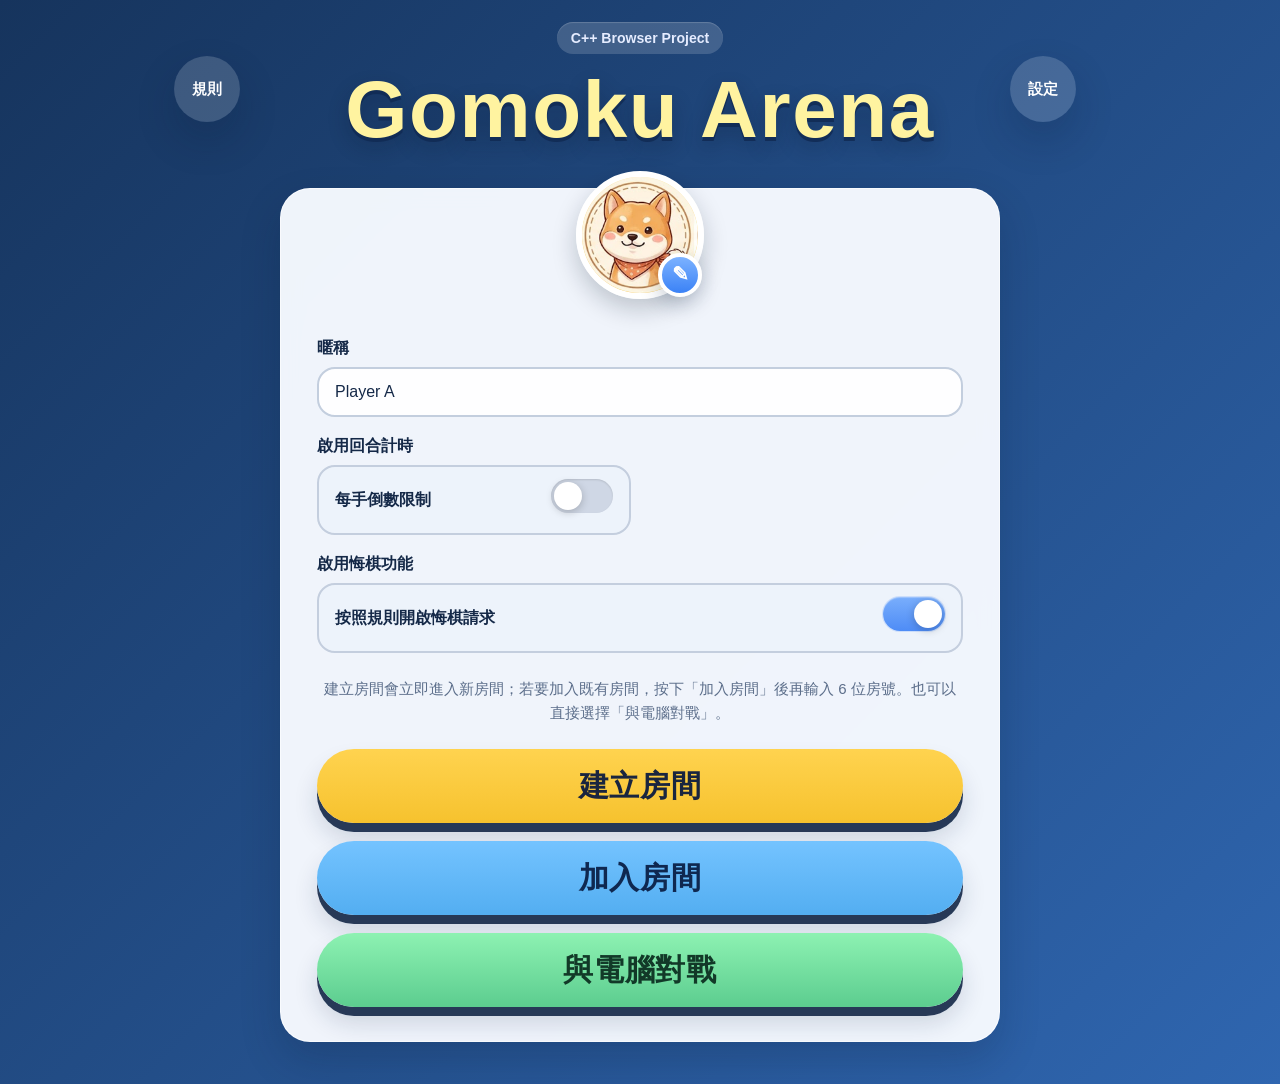
<file: web/index.html>
<!DOCTYPE html>
<html lang="zh-Hant">
<head>
  <meta charset="UTF-8" />
  <meta name="viewport" content="width=device-width, initial-scale=1.0" />
  <title>Gomoku Arena V10</title>
  <link rel="stylesheet" href="./style.css" />
</head>
<body class="lobby-body">
  <div class="lobby-page">
    <header class="lobby-topbar">
      <button id="showLobbyRulesBtn" class="top-icon-btn" type="button">規則</button>
      <div class="brand-wrap">
        <div class="brand-pill">C++ Browser Project</div>
        <h1>Gomoku Arena</h1>
      </div>
      <button id="showSettingsBtn" class="top-icon-btn" type="button">設定</button>
    </header>

    <main class="lobby-main-card">
      <div class="profile-avatar-wrap">
        <button id="profileAvatarButton" class="profile-avatar-button" type="button" aria-label="選擇大頭貼">
          <span class="profile-avatar-circle">
            <img id="profileAvatarPreview" src="./assets/avatars/dog.png" alt="avatar preview" />
          </span>
          <span class="avatar-edit-fab">✎</span>
        </button>
      </div>

      <section class="profile-card">
        <div class="form-group">
          <label for="playerName">暱稱</label>
          <input id="playerName" type="text" placeholder="輸入名稱" maxlength="20" />
        </div>

        <div class="form-grid-two">
          <div class="form-group">
            <label>啟用回合計時</label>
            <div class="toggle-panel">
              <span>每手倒數限制</span>
              <label class="switch">
                <input id="timerToggle" type="checkbox" />
                <span class="slider"></span>
              </label>
            </div>
          </div>

          <div class="form-group" id="timerOptionsBlock">
            <label for="turnSeconds">每手最多秒數</label>
            <select id="turnSeconds">
              <option value="10">10 秒</option>
              <option value="15" selected>15 秒</option>
              <option value="20">20 秒</option>
              <option value="30">30 秒</option>
            </select>
          </div>
        </div>

        <div class="form-group">
          <label>啟用悔棋功能</label>
          <div class="toggle-panel">
            <span>按照規則開啟悔棋請求</span>
            <label class="switch">
              <input id="undoToggle" type="checkbox" checked />
              <span class="slider"></span>
            </label>
          </div>
        </div>

        <p class="hint center-hint">建立房間會立即進入新房間；若要加入既有房間，按下「加入房間」後再輸入 6 位房號。也可以直接選擇「與電腦對戰」。</p>
      </section>

      <section class="lobby-actions">
        <button id="createBtn" class="cta-btn play-btn" type="button">建立房間</button>
        <button id="joinBtn" class="cta-btn join-btn" type="button">加入房間</button>
        <button id="aiBtn" class="cta-btn ai-btn" type="button">與電腦對戰</button>
      </section>
    </main>
  </div>

  <div id="avatarOverlay" class="modal-overlay hidden">
    <div class="avatar-modal-card">
      <button id="avatarModalCloseBtn" class="modal-close" type="button">×</button>
      <h3>選擇大頭貼</h3>
      <p class="hint">預設為狗，也可以改成其他可愛動物。</p>
      <div id="avatarModalGrid" class="avatar-grid avatar-grid-modal"></div>
    </div>
  </div>

  <div id="lobbyRulesOverlay" class="modal-overlay hidden">
    <div class="rules-modal-card">
      <div class="rules-ribbon">遊戲規則</div>
      <div class="rules-content">
        <p>1. 棋盤為 15 × 15，由黑棋先下。</p>
        <p>2. 黑白雙方輪流落子，不能下在已有棋子的地方。</p>
        <p>3. 若有開啟悔棋，只有剛下出最新一步的玩家才可提出。</p>
        <p>4. 若有開啟計時，超時後該手會被跳過，並換下一位玩家。</p>
        <p>5. 若對手離開房間，系統會通知你並自動等待新的玩家加入。</p>
      </div>
      <button id="closeLobbyRulesBtn" class="cta-btn play-btn small-cta" type="button">確認</button>
    </div>
  </div>

  

  
  <div id="settingsOverlay" class="modal-overlay hidden">
    <div class="modal-card settings-modal-card">
      <button id="settingsModalCloseBtn" class="modal-close" type="button">×</button>
      <h3>聲音設定</h3>

      <div class="settings-group">
        <div class="settings-row">
          <span>背景音樂</span>
          <label class="switch sound-switch" for="bgmToggle">
            <input id="bgmToggle" type="checkbox" checked />
            <span class="slider"></span>
          </label>
        </div>
        <label for="bgmVolume" class="settings-slider-label">背景音樂音量</label>
        <input id="bgmVolume" class="range-slider" type="range" min="0" max="100" value="45" />
        <div id="bgmVolumeValue" class="volume-value">45%</div>
      </div>

      <div class="settings-group">
        <div class="settings-row">
          <span>按鍵音效</span>
          <label class="switch sound-switch" for="sfxToggle">
            <input id="sfxToggle" type="checkbox" checked />
            <span class="slider"></span>
          </label>
        </div>
        <label for="sfxVolume" class="settings-slider-label">按鍵音效音量</label>
        <input id="sfxVolume" class="range-slider" type="range" min="0" max="100" value="82" />
        <div id="sfxVolumeValue" class="volume-value">82%</div>
      </div>

      <div class="modal-actions">
        <button id="closeSettingsBtn" class="primary-btn" type="button">完成</button>
      </div>
    </div>
  </div>


  <div id="joinRoomOverlay" class="modal-overlay hidden">
    <div class="join-modal-card">
      <button id="joinModalCloseBtn" class="modal-close" type="button">×</button>
      <div class="rules-ribbon small-ribbon">加入房間</div>
      <div class="join-modal-body">
        <div class="form-group">
          <label for="joinRoomId">房號</label>
          <input id="joinRoomId" type="text" placeholder="輸入 6 位房號" maxlength="6" />
        </div>
        <p class="hint">若你是從邀請連結進入，系統會自動帶入房號。</p>
        <button id="confirmJoinBtn" class="cta-btn join-btn small-cta" type="button">確認加入</button>
      </div>
    </div>
  </div>

  <div id="toast" class="toast hidden"></div>

  <script src="./app.js"></script>
</body>
</html>
</file>
<file: web/style.css>
:root {
  --bg-left: #16345d;
  --bg-right: #2f66b0;
  --bg-pattern: rgba(255, 255, 255, 0.05);
  --card-white: rgba(247, 250, 255, 0.97);
  --panel-bg: #d7deea;
  --panel-soft: #edf3fb;
  --panel-border: #b9c6da;
  --text-main: #152948;
  --text-sub: #5d6f8b;
  --blue: #3b82f6;
  --blue-dark: #2563eb;
  --blue-soft: #5ea2ff;
  --yellow: #f5c547;
  --yellow-deep: #da9f10;
  --danger: #ef5350;
  --success: #4caf50;
  --wood: #d7a257;
  --wood-line: rgba(92, 61, 22, 0.55);
  --shadow: 0 18px 40px rgba(9, 23, 48, 0.20);
  --shadow-soft: 0 14px 28px rgba(13, 25, 46, 0.16);
  --glow-blue: 0 0 0 4px rgba(59, 130, 246, 0.14);
  --modal-overlay: rgba(3, 11, 23, 0.52);
}

* {
  box-sizing: border-box;
}

html,
body {
  margin: 0;
  min-height: 100%;
}

body {
  font-family: "Segoe UI", "Noto Sans TC", sans-serif;
  color: var(--text-main);
}

button,
input,
select {
  font: inherit;
}

button {
  border: none;
  cursor: pointer;
  transition: transform 0.16s ease, box-shadow 0.16s ease, background 0.16s ease, opacity 0.16s ease;
}

button:hover:not(:disabled) {
  transform: translateY(-2px);
}

button:disabled {
  opacity: 0.56;
  cursor: not-allowed;
}

.hidden {
  display: none !important;
}

.lobby-body,
.room-body {
  min-height: 100vh;
  background: linear-gradient(135deg, var(--bg-left), var(--bg-right));
  position: relative;
}

.lobby-body::before,
.room-body::before {
  display: none;
}

.lobby-page {
  max-width: 980px;
  min-height: 100vh;
  margin: 0 auto;
  padding: 22px 24px 42px;
  display: flex;
  flex-direction: column;
  justify-content: center;
  position: relative;
  z-index: 1;
}

.lobby-topbar {
  display: grid;
  grid-template-columns: 96px 1fr 96px;
  align-items: center;
  margin-bottom: 32px;
}

.top-placeholder {
  visibility: hidden;
}

.brand-wrap {
  text-align: center;
}

.brand-pill {
  display: inline-flex;
  align-items: center;
  justify-content: center;
  padding: 8px 14px;
  border-radius: 999px;
  background: rgba(255, 255, 255, 0.16);
  color: #e5ecff;
  font-weight: 700;
  font-size: 0.88rem;
  box-shadow: inset 0 1px 1px rgba(255, 255, 255, 0.18);
}

.brand-wrap h1 {
  margin: 10px 0 0;
  font-size: clamp(3.2rem, 8vw, 5rem);
  font-weight: 900;
  letter-spacing: 0.02em;
  color: #fff3a0;
  text-shadow: 0 4px 0 rgba(17, 42, 84, 0.85), 0 9px 20px rgba(9, 23, 48, 0.30);
}

.top-icon-btn {
  justify-self: start;
  width: 66px;
  height: 66px;
  border-radius: 50%;
  background: rgba(255, 255, 255, 0.16);
  color: #ffffff;
  font-size: 0.92rem;
  font-weight: 800;
  box-shadow: var(--shadow);
  position: relative;
  overflow: hidden;
}

.top-icon-btn:hover:not(:disabled) {
  transform: translateY(-2px) scale(1.03);
}

.lobby-main-card {
  width: min(720px, 100%);
  margin: 0 auto;
  background: var(--card-white);
  border-radius: 30px;
  box-shadow: var(--shadow);
  padding: 148px 36px 34px;
  position: relative;
  border: 1px solid rgba(255, 255, 255, 0.65);
  backdrop-filter: blur(10px);
}

.profile-avatar-wrap {
  position: absolute;
  left: 50%;
  top: -18px;
  transform: translateX(-50%);
}

.profile-avatar-button {
  position: relative;
  border: none;
  background: transparent;
  padding: 0;
  cursor: pointer;
}

.profile-avatar-button:hover:not(:disabled) {
  transform: translateY(-3px) scale(1.02);
}

.profile-avatar-circle,
.avatar-circle {
  display: inline-flex;
  align-items: center;
  justify-content: center;
  width: 128px;
  height: 128px;
  border-radius: 50%;
  background: linear-gradient(180deg, #ffecb0, #f8c854);
  border: 6px solid #ffffff;
  box-shadow: 0 10px 24px rgba(10, 23, 42, 0.22);
  overflow: hidden;
}

.profile-avatar-circle img,
.avatar-circle img {
  width: 100%;
  height: 100%;
  object-fit: cover;
}

.avatar-edit-fab {
  position: absolute;
  right: 2px;
  bottom: 2px;
  width: 44px;
  height: 44px;
  border-radius: 50%;
  background: linear-gradient(180deg, #7cb2ff, var(--blue));
  border: 4px solid #ffffff;
  color: #ffffff;
  display: flex;
  align-items: center;
  justify-content: center;
  box-shadow: 0 8px 20px rgba(14, 35, 69, 0.22);
  font-size: 1.22rem;
  font-weight: 900;
  line-height: 1;
}

.profile-card {
  display: flex;
  flex-direction: column;
  gap: 18px;
}

.form-grid-two {
  display: grid;
  grid-template-columns: 1fr 1fr;
  gap: 18px;
}

.form-group label {
  display: block;
  margin-bottom: 8px;
  font-weight: 800;
  font-size: 1.02rem;
}

input[type="text"],
select {
  width: 100%;
  border: 2px solid #c3cede;
  background: rgba(255, 255, 255, 0.95);
  color: var(--text-main);
  border-radius: 18px;
  padding: 14px 16px;
  outline: none;
  transition: border-color 0.16s ease, box-shadow 0.16s ease;
}

input[type="text"]:focus,
select:focus {
  border-color: var(--blue);
  box-shadow: var(--glow-blue);
}

.toggle-panel {
  display: flex;
  align-items: center;
  justify-content: space-between;
  gap: 14px;
  min-height: 58px;
  padding: 12px 16px;
  border-radius: 18px;
  border: 2px solid #c4cede;
  background: var(--panel-soft);
  font-weight: 700;
}

.hint {
  margin: 8px 0 0;
  color: var(--text-sub);
  font-size: 0.94rem;
  line-height: 1.6;
}

.center-hint {
  text-align: center;
  margin-top: 6px;
}

.switch {
  position: relative;
  display: inline-block;
  width: 62px;
  min-width: 62px;
  max-width: 62px;
  height: 34px;
  flex: 0 0 62px;
  vertical-align: middle;
}

.switch input {
  position: absolute;
  opacity: 0;
  width: 0;
  height: 0;
  pointer-events: none;
}

.slider {
  position: absolute;
  inset: 0;
  display: block;
  width: 62px;
  height: 34px;
  background: #cfd7e5;
  border-radius: 999px;
  transition: background 0.22s ease, box-shadow 0.22s ease;
  box-shadow: inset 0 1px 2px rgba(0, 0, 0, 0.12);
}

.slider::before {
  content: "";
  position: absolute;
  top: 3px;
  left: 3px;
  width: 28px;
  height: 28px;
  border-radius: 50%;
  background: #ffffff;
  transition: transform 0.22s ease;
  box-shadow: 0 2px 8px rgba(0, 0, 0, 0.22);
}

.switch input:checked + .slider {
  background: linear-gradient(180deg, #79aefc, #4e8cf6);
  box-shadow:
    inset 0 1px 1px rgba(255, 255, 255, 0.28),
    0 0 0 1px rgba(59, 130, 246, 0.18);
}

.switch input:checked + .slider::before {
  transform: translateX(28px);
}

.lobby-actions {
  display: grid;
  gap: 18px;
  margin-top: 24px;
}

.cta-btn {
  width: 100%;
  min-height: 74px;
  border-radius: 999px;
  font-size: 1.9rem;
  font-weight: 900;
  letter-spacing: 0.02em;
  box-shadow: 0 9px 0 rgba(20, 40, 72, 0.9), 0 16px 25px rgba(20, 40, 72, 0.16);
  position: relative;
  overflow: hidden;
}

.cta-btn:hover:not(:disabled) {
  transform: translateY(-4px) scale(1.01);
}

.play-btn {
  background: linear-gradient(180deg, #ffd34f, #f6c22e);
  color: #19253f;
}

.join-btn {
  background: linear-gradient(180deg, #74c3ff, #53aef1);
  color: #0f2850;
}

.small-cta {
  min-height: 62px;
  font-size: 1.55rem;
}

.primary-btn {
  border-radius: 18px;
  padding: 13px 18px;
  background: linear-gradient(180deg, #72a7ff, var(--blue));
  color: #ffffff;
  font-weight: 800;
  box-shadow: 0 10px 20px rgba(35, 80, 188, 0.22);
}

.primary-btn:hover:not(:disabled) {
  background: linear-gradient(180deg, #649dff, var(--blue-dark));
}

.secondary-btn {
  border-radius: 18px;
  padding: 13px 18px;
  background: linear-gradient(180deg, #edf2ff, #d8e4ff);
  color: var(--blue-dark);
  font-weight: 800;
  box-shadow: 0 8px 18px rgba(35, 80, 188, 0.16);
}

.ghost-btn {
  border-radius: 18px;
  padding: 13px 18px;
  background: rgba(255, 255, 255, 0.84);
  border: 1px solid #c3cede;
  color: var(--text-main);
  font-weight: 800;
}

.danger-btn {
  border-radius: 18px;
  padding: 13px 18px;
  background: linear-gradient(180deg, #ff8080, var(--danger));
  color: #ffffff;
  font-weight: 800;
  box-shadow: 0 8px 18px rgba(239, 83, 80, 0.20);
}

.room-shell {
  max-width: 1560px;
  margin: 0 auto;
  padding: 22px;
  display: grid;
  grid-template-columns: minmax(760px, 1.45fr) minmax(320px, 0.68fr);
  gap: 18px;
  position: relative;
  z-index: 1;
}

.panel,
.info-card,
.result-card {
  background: var(--panel-bg);
  border-radius: 24px;
  border: 1px solid var(--panel-border);
  box-shadow: var(--shadow-soft);
}

.board-section {
  padding: 24px 24px 22px;
}

.room-header-row {
  display: flex;
  justify-content: space-between;
  align-items: flex-start;
  gap: 16px;
}

.room-header-row h1 {
  margin: 0 0 6px;
  font-size: 2rem;
}

.header-actions {
  display: flex;
  flex-wrap: wrap;
  gap: 10px;
  justify-content: flex-end;
}

.status-banner {
  margin: 16px 0 14px;
  padding: 14px 18px;
  border-radius: 18px;
  background: rgba(120, 203, 138, 0.20);
  color: #166534;
  font-weight: 800;
}

.board-stage {
  min-height: 760px;
  display: flex;
  align-items: center;
  justify-content: center;
}

#boardCanvas {
  display: block;
  background: var(--wood);
  border-radius: 22px;
  box-shadow: inset 0 0 0 1px rgba(255, 255, 255, 0.10);
}

.board-actions {
  display: flex;
  flex-wrap: wrap;
  gap: 14px;
  margin-top: 16px;
}

.sidebar {
  display: flex;
  flex-direction: column;
  gap: 16px;
}

.info-card,
.result-card {
  padding: 18px;
}

.info-card h3,
.result-card h3 {
  margin: 0 0 12px;
  font-size: 1.7rem;
}

.result-player-row {
  display: grid;
  gap: 12px;
}

.result-player-box {
  display: flex;
  align-items: center;
  gap: 12px;
  background: var(--panel-soft);
  border-radius: 16px;
  padding: 12px 14px;
}

.avatar-circle.small {
  width: 60px;
  height: 60px;
  border-width: 4px;
}

.label-text {
  margin-bottom: 4px;
  color: var(--text-sub);
  font-size: 0.92rem;
}

.progress-track {
  width: 100%;
  height: 14px;
  border-radius: 999px;
  background: rgba(255, 255, 255, 0.72);
  overflow: hidden;
}

.progress-bar {
  width: 100%;
  height: 100%;
  border-radius: 999px;
  background: linear-gradient(90deg, #7ab1ff, var(--blue));
}

.progress-bar.warn {
  background: linear-gradient(90deg, #ffd05f, #ffb52e);
}

.progress-bar.danger {
  background: linear-gradient(90deg, #ff8b7f, var(--danger));
}

.history-box {
  max-height: 320px;
  overflow-y: auto;
  display: grid;
  gap: 10px;
  padding-right: 6px;
}

.history-item {
  background: rgba(255, 255, 255, 0.76);
  border: 1px solid #c5cfde;
  border-radius: 14px;
  padding: 12px 14px;
  font-weight: 700;
}

.modal-overlay {
  position: fixed;
  inset: 0;
  background: var(--modal-overlay);
  display: flex;
  align-items: center;
  justify-content: center;
  z-index: 30;
  padding: 18px;
}

.modal-card,
.avatar-modal-card,
.rules-modal-card,
.result-modal,
.join-modal-card {
  background: var(--card-white);
  border-radius: 28px;
  box-shadow: 0 22px 44px rgba(9, 23, 48, 0.30);
  position: relative;
  border: 1px solid rgba(255, 255, 255, 0.7);
  backdrop-filter: blur(10px);
}

.modal-card {
  width: min(460px, 100%);
  padding: 24px;
}

.avatar-modal-card {
  width: min(680px, 100%);
  padding: 28px;
}

.rules-modal-card {
  width: min(680px, 100%);
  padding: 72px 28px 28px;
}

.rules-ribbon {
  position: absolute;
  left: 50%;
  top: -18px;
  transform: translateX(-50%);
  min-width: 230px;
  padding: 16px 28px;
  border-radius: 18px;
  text-align: center;
  background: linear-gradient(180deg, #2f86ff, #1d64e8);
  color: #ffe57d;
  font-size: 1.8rem;
  font-weight: 900;
  box-shadow: 0 10px 0 rgba(15, 37, 77, 0.9);
}

.small-ribbon {
  width: 72%;
  font-size: 1.7rem;
}

.rules-content {
  max-height: 52vh;
  overflow-y: auto;
  padding: 22px 24px;
  background: rgba(255, 255, 255, 0.78);
  border: 1px solid #c7d1df;
  border-radius: 22px;
  color: var(--text-main);
  line-height: 1.8;
  font-size: 1.02rem;
}

.room-rules .rules-content {
  max-height: 44vh;
}

.room-rules .rules-content p {
  margin: 0 0 14px;
}

.modal-close {
  position: absolute;
  top: 14px;
  right: 16px;
  width: 42px;
  height: 42px;
  border-radius: 50%;
  background: rgba(255, 255, 255, 0.90);
  border: 1px solid #c5cede;
  color: var(--text-main);
  display: flex;
  align-items: center;
  justify-content: center;
  padding: 0;
  font-size: 1.4rem;
  font-weight: 900;
  line-height: 1;
  box-shadow: 0 6px 14px rgba(9, 23, 48, 0.10);
}

.modal-actions,
.result-actions {
  display: flex;
  justify-content: center;
  gap: 12px;
  margin-top: 18px;
  flex-wrap: wrap;
}

.avatar-grid {
  display: grid;
  grid-template-columns: repeat(5, minmax(0, 1fr));
  gap: 14px;
  margin-top: 18px;
}

.avatar-option {
  border-radius: 20px;
  padding: 8px;
  background: var(--panel-soft);
  border: 2px solid transparent;
}

.avatar-option.selected {
  border-color: var(--blue);
  box-shadow: var(--glow-blue);
}

.avatar-option img {
  width: 100%;
  display: block;
  border-radius: 16px;
}

.join-modal-card {
  width: min(430px, 92vw);
  padding: 56px 26px 28px;
}

.join-modal-body {
  display: grid;
  gap: 14px;
}

.result-modal {
  width: min(820px, 100%);
  padding: 28px 28px 22px;
}

.result-top {
  display: grid;
  grid-template-columns: 1fr auto 1fr;
  align-items: end;
  gap: 16px;
}

.result-portrait {
  display: flex;
  flex-direction: column;
  align-items: center;
  gap: 10px;
}

.result-portrait .avatar-circle {
  width: 134px;
  height: 134px;
}

.crown {
  margin-bottom: -12px;
  font-size: 2.4rem;
}

.result-name {
  font-size: 1.45rem;
  font-weight: 900;
}

.result-message-wrap {
  align-self: center;
}

.result-main-text {
  white-space: nowrap;
  color: var(--blue-dark);
  font-size: 3.4rem;
  font-weight: 900;
}

.toast {
  position: fixed;
  left: 50%;
  bottom: 24px;
  transform: translateX(-50%);
  z-index: 40;
  background: rgba(11, 21, 37, 0.92);
  color: #ffffff;
  padding: 12px 20px;
  border-radius: 999px;
  box-shadow: 0 14px 24px rgba(8, 18, 35, 0.24);
}

.settings-modal-card {
  width: min(500px, 100%);
  padding: 28px 24px 24px;
}

.settings-modal-card h3 {
  margin: 0 0 12px;
  font-size: 1.8rem;
}

.settings-subtitle {
  margin: 0;
  color: var(--text-sub);
  line-height: 1.7;
}

.settings-group {
  margin-top: 18px;
  padding: 16px 16px 14px;
  background: var(--panel-soft);
  border: 1px solid #d1d9e7;
  border-radius: 20px;
}

.settings-row {
  display: flex;
  align-items: center;
  justify-content: space-between;
  gap: 18px;
  font-weight: 800;
}

.settings-note {
  margin-top: 8px;
  color: var(--text-sub);
  font-size: 0.92rem;
}

.settings-slider-block {
  margin-top: 14px;
}

.slider-label-row {
  display: flex;
  justify-content: space-between;
  align-items: center;
  gap: 12px;
  font-weight: 700;
  color: var(--text-main);
}

.volume-value {
  color: var(--blue-dark);
  font-weight: 900;
  min-width: 48px;
  text-align: right;
}

.range-slider {
  width: 100%;
  margin-top: 10px;
  accent-color: var(--blue);
}

.range-slider:hover {
  cursor: pointer;
}

.settings-divider {
  height: 1px;
  margin: 18px 0 4px;
  background: linear-gradient(90deg, transparent, rgba(93, 111, 139, 0.28), transparent);
}

.settings-footer-note {
  margin-top: 14px;
  text-align: center;
  color: var(--text-sub);
  font-size: 0.92rem;
}

@media (max-width: 1100px) {
  .room-shell {
    display: flex;
    flex-direction: column;
  }

  .board-stage {
    min-height: auto;
  }

  #boardCanvas {
    width: min(92vw, 720px);
    height: auto;
  }

  .result-top,
  .form-grid-two {
    grid-template-columns: 1fr;
  }

  .lobby-topbar {
    grid-template-columns: 80px 1fr 80px;
  }

  .brand-wrap h1 {
    font-size: 2.8rem;
  }

  .result-main-text {
    font-size: 2.5rem;
  }
}

@media (max-width: 900px) {
  .lobby-page {
    justify-content: flex-start;
    padding: 20px 14px 28px;
  }

  .lobby-topbar {
    grid-template-columns: 72px 1fr 72px;
    margin-bottom: 22px;
  }

  .top-icon-btn {
    width: 58px;
    height: 58px;
    font-size: 0.88rem;
  }

  .lobby-main-card {
    padding: 136px 20px 24px;
    border-radius: 24px;
  }

  .profile-avatar-circle {
    width: 112px;
    height: 112px;
  }

  .avatar-edit-fab {
    width: 42px;
    height: 42px;
    font-size: 1.15rem;
  }

  .form-grid-two {
    gap: 12px;
  }

  .room-shell {
    padding: 14px;
  }

  .board-section {
    padding: 16px;
  }

  .room-header-row {
    flex-direction: column;
    align-items: stretch;
  }

  .header-actions {
    justify-content: flex-start;
  }

  .board-actions {
    display: grid;
    grid-template-columns: 1fr 1fr;
  }

  .board-actions button:last-child {
    grid-column: 1 / -1;
  }

  .result-top {
    text-align: center;
  }
}

@media (max-width: 560px) {
  .brand-pill {
    font-size: 0.76rem;
    padding: 7px 12px;
  }

  .lobby-main-card {
    padding: 128px 16px 20px;
  }

  .profile-avatar-circle {
    width: 102px;
    height: 102px;
    border-width: 5px;
  }

  .avatar-edit-fab {
    right: 2px;
    bottom: 2px;
    width: 38px;
    height: 38px;
    border-width: 3px;
  }

  .toggle-panel {
    font-size: 0.95rem;
  }

  .cta-btn {
    min-height: 60px;
    font-size: 1.38rem;
    box-shadow: 0 7px 0 rgba(20, 40, 72, 0.9), 0 14px 22px rgba(20, 40, 72, 0.16);
  }

  .small-cta {
    min-height: 58px;
    font-size: 1.35rem;
  }

  .join-modal-card {
    padding: 48px 18px 22px;
    border-radius: 22px;
  }

  .small-ribbon {
    width: 84%;
    font-size: 1.4rem;
  }

  .info-card,
  .result-card,
  .panel {
    border-radius: 20px;
  }

  .history-box {
    max-height: 250px;
  }

  .settings-row {
    align-items: center;
  }

  .settings-modal-card {
    padding: 24px 18px 20px;
  }

  .result-main-text {
    font-size: 2rem;
  }
}


.toggle-panel {
  display: flex;
  align-items: center;
  justify-content: space-between;
  gap: 14px;
}

.toggle-panel .switch {
  margin-left: auto;
}

.settings-modal-card .modal-actions {
  margin-top: 18px;
}

.settings-slider-label {
  display: block;
  margin-top: 12px;
  margin-bottom: 8px;
  font-weight: 700;
  color: var(--text-sub);
}

.sound-switch {
  margin-left: auto;
}

.modal-overlay.hidden {
  display: none !important;
}


.ai-btn {
  background: linear-gradient(180deg, #8df2b2, #5ccd8f);
  color: #123928;
}

.room-mode-text {
  margin: 6px 0 0;
  color: var(--text-sub);
  font-weight: 700;
}

.ai-badge {
  color: #4b87f6;
  font-size: 0.9em;
  font-weight: 900;
}

.toggle-panel .switch input:checked + .slider,
.form-group .switch input:checked + .slider,
.sound-switch input:checked + .slider {
  background: linear-gradient(180deg, #79aefc, #4e8cf6) !important;
}

.toggle-panel .switch input:checked + .slider::before,
.form-group .switch input:checked + .slider::before,
.sound-switch input:checked + .slider::before {
  transform: translateX(28px) !important;
}
</file>
